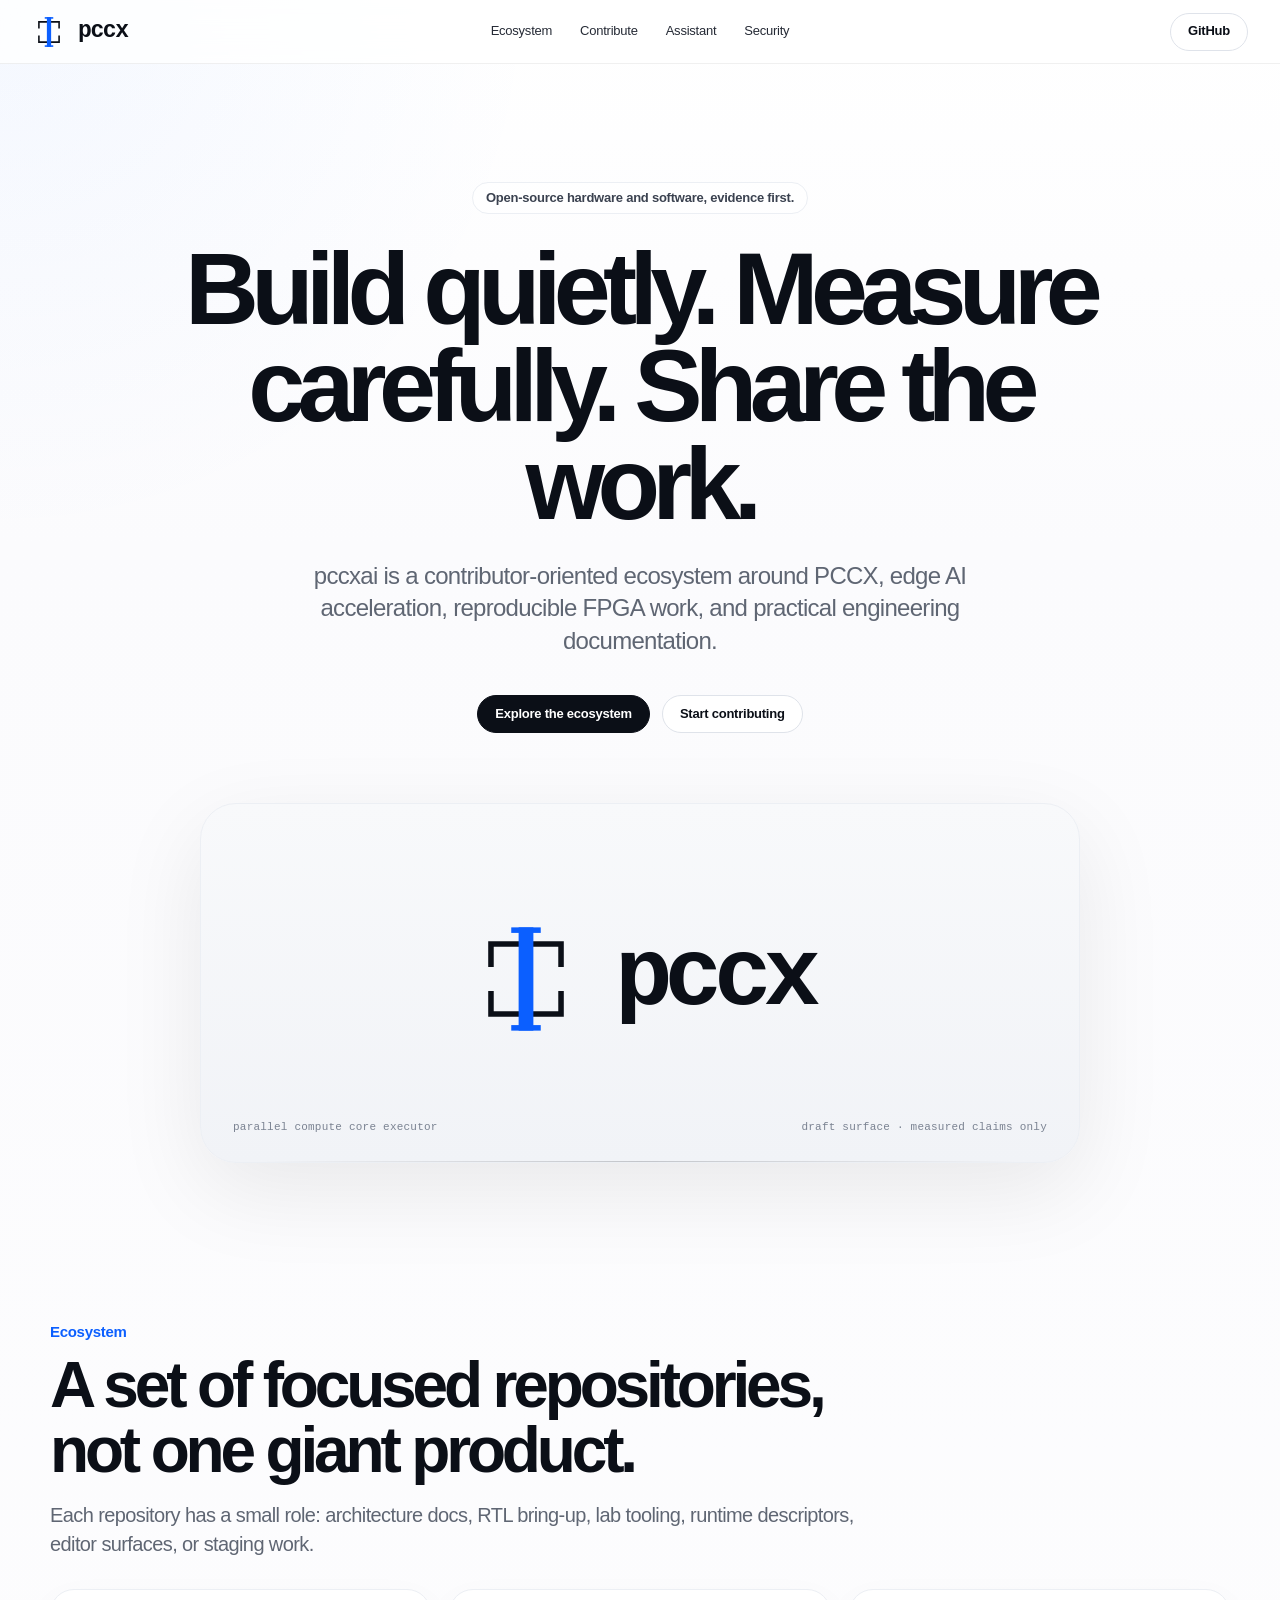
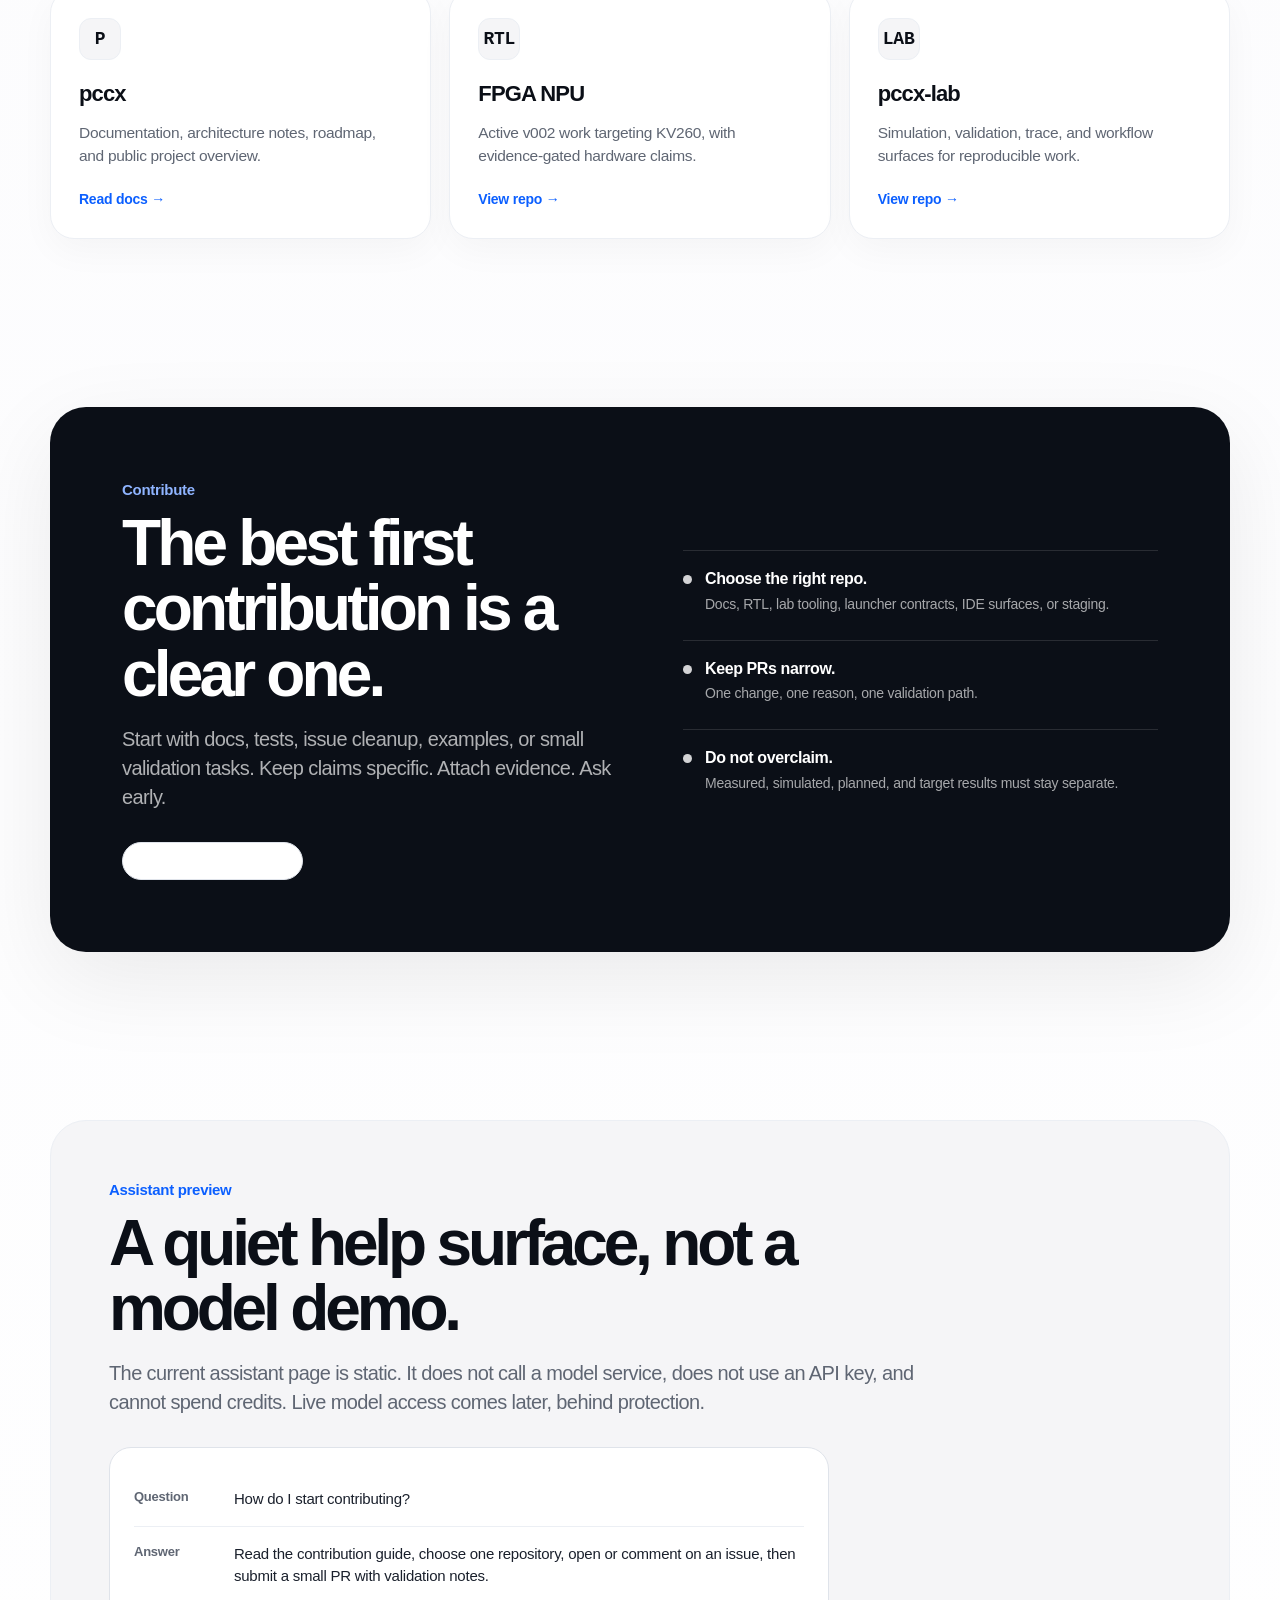
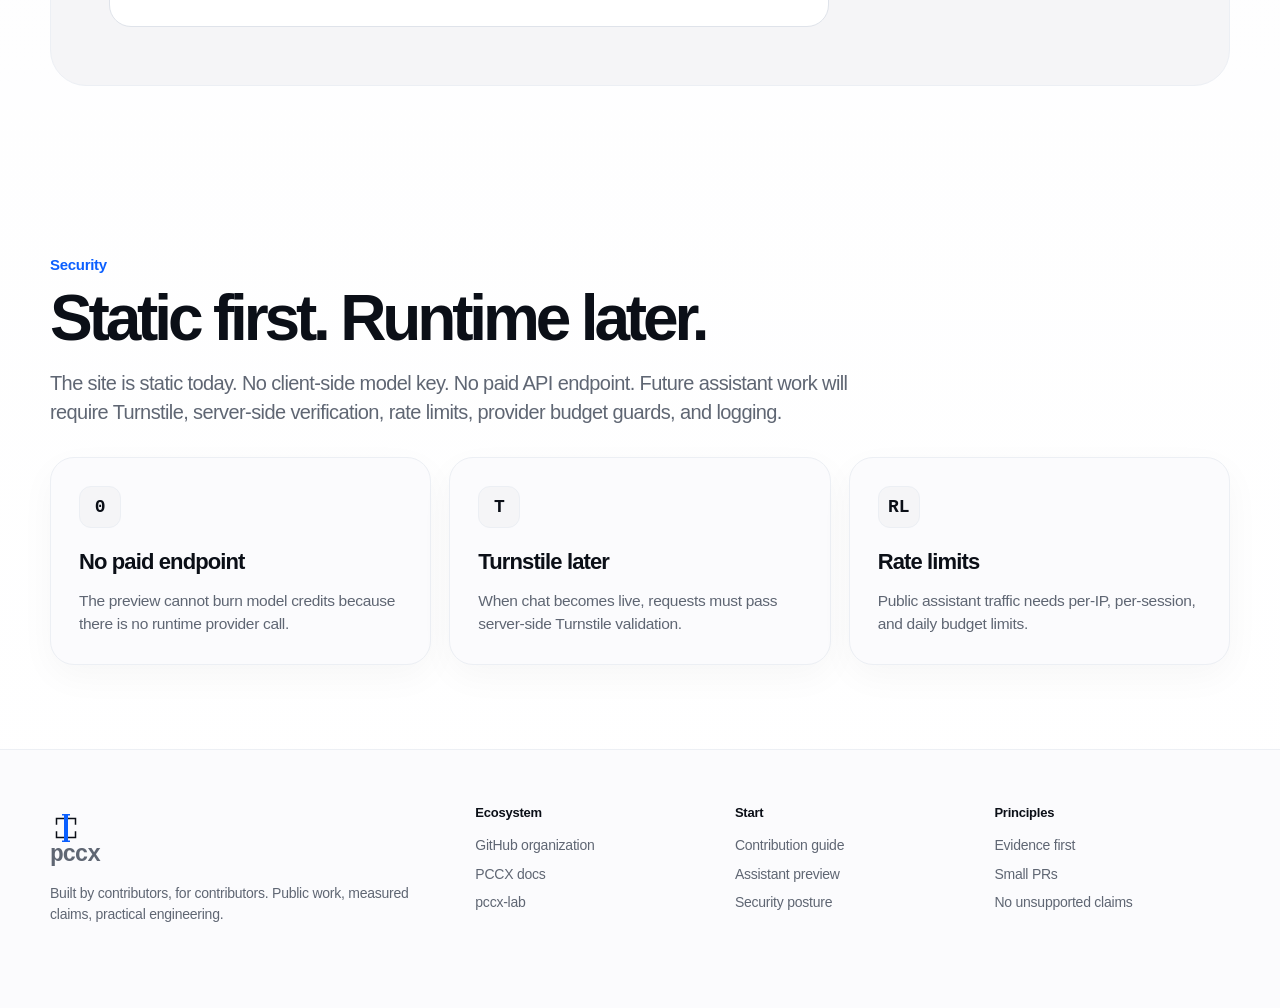
<file: website-draft/index.html>
<!doctype html>
<html lang="en">
<head>
  <meta charset="utf-8" />
  <meta name="viewport" content="width=device-width, initial-scale=1" />
  <title>pccxai · website draft</title>
  <style>
    :root {
      --bg: #ffffff;
      --ink: #0b0f17;
      --muted: #5f6673;
      --soft: #f5f5f7;
      --soft-2: #fbfbfd;
      --line: #dfe3ea;
      --line-2: #eceff4;
      --blue: #0b5fff;
      --radius-xl: 36px;
      --radius-lg: 24px;
      --shadow-soft: 0 28px 90px rgba(0, 0, 0, 0.08);
      color-scheme: light;
    }

    * { box-sizing: border-box; }
    html { scroll-behavior: smooth; }
    body {
      margin: 0;
      background: var(--bg);
      color: var(--ink);
      font-family:
        -apple-system, BlinkMacSystemFont, "SF Pro Display", "SF Pro Text",
        "Segoe UI", Inter, Roboto, Helvetica, Arial, sans-serif;
      line-height: 1.45;
      letter-spacing: -0.015em;
    }

    a { color: inherit; text-decoration: none; }

    .page {
      min-height: 100vh;
      background:
        radial-gradient(circle at top left, rgba(11, 95, 255, 0.045), transparent 34rem),
        linear-gradient(180deg, #fff, #fbfbfd 34rem, #fff);
    }

    .nav {
      position: sticky;
      top: 0;
      z-index: 10;
      display: flex;
      align-items: center;
      justify-content: space-between;
      height: 64px;
      padding: 0 32px;
      background: rgba(255, 255, 255, 0.78);
      backdrop-filter: saturate(180%) blur(22px);
      border-bottom: 1px solid rgba(0, 0, 0, 0.06);
    }

    .brand {
      display: inline-flex;
      align-items: center;
      gap: 12px;
      min-width: 170px;
    }

    .brand svg { display: block; }

    .brand-word {
      font-family: ui-monospace, SFMono-Regular, Menlo, Monaco, Consolas, "Liberation Mono", monospace;
      font-size: 23px;
      font-weight: 650;
      letter-spacing: -0.06em;
      line-height: 1;
    }

    .nav-links {
      display: flex;
      align-items: center;
      gap: 28px;
      font-size: 13px;
      color: #262b36;
    }

    .nav-actions {
      display: flex;
      align-items: center;
      gap: 12px;
      min-width: 170px;
      justify-content: flex-end;
    }

    .pill {
      display: inline-flex;
      align-items: center;
      justify-content: center;
      min-height: 38px;
      padding: 0 17px;
      border-radius: 999px;
      border: 1px solid var(--line);
      background: #fff;
      font-size: 13px;
      font-weight: 550;
    }

    .pill.primary {
      border-color: #0b0f17;
      background: #0b0f17;
      color: #fff;
    }

    .hero {
      padding: 118px 24px 74px;
      text-align: center;
    }

    .hero-inner {
      max-width: 1120px;
      margin: 0 auto;
    }

    .eyebrow {
      display: inline-flex;
      align-items: center;
      gap: 8px;
      min-height: 32px;
      padding: 0 13px;
      border-radius: 999px;
      border: 1px solid var(--line-2);
      color: #3b4250;
      background: rgba(255, 255, 255, 0.78);
      font-size: 13px;
      font-weight: 560;
    }

    .hero h1 {
      margin: 26px auto 0;
      max-width: 980px;
      font-size: clamp(54px, 8vw, 112px);
      line-height: 0.95;
      letter-spacing: -0.075em;
      font-weight: 720;
    }

    .hero p {
      max-width: 740px;
      margin: 28px auto 0;
      color: var(--muted);
      font-size: clamp(19px, 2vw, 24px);
      line-height: 1.35;
      letter-spacing: -0.03em;
    }

    .hero-actions {
      margin-top: 38px;
      display: flex;
      gap: 12px;
      justify-content: center;
      flex-wrap: wrap;
    }

    .logo-stage {
      max-width: 880px;
      min-height: 360px;
      margin: 70px auto 0;
      border-radius: var(--radius-xl);
      background: linear-gradient(180deg, #f8f9fb 0%, #f1f3f7 100%);
      border: 1px solid var(--line-2);
      box-shadow: var(--shadow-soft);
      display: grid;
      place-items: center;
      overflow: hidden;
      position: relative;
    }

    .logo-stage::before {
      content: "";
      position: absolute;
      inset: auto 7% 0;
      height: 1px;
      background: linear-gradient(90deg, transparent, rgba(11, 15, 23, 0.2), transparent);
    }

    .logo-lockup-large {
      position: relative;
      display: flex;
      align-items: center;
      gap: 30px;
      transform: translateY(-4px);
    }

    .logo-lockup-large .word {
      font-family: ui-monospace, SFMono-Regular, Menlo, Monaco, Consolas, "Liberation Mono", monospace;
      font-size: clamp(54px, 8vw, 96px);
      font-weight: 650;
      letter-spacing: -0.085em;
    }

    .logo-meta {
      position: absolute;
      left: 32px;
      right: 32px;
      bottom: 26px;
      display: flex;
      justify-content: space-between;
      gap: 24px;
      color: #7a8291;
      font-family: ui-monospace, SFMono-Regular, Menlo, Monaco, Consolas, "Liberation Mono", monospace;
      font-size: 11px;
      letter-spacing: 0.02em;
    }

    .section { padding: 84px 24px; }
    .section-inner { max-width: 1180px; margin: 0 auto; }

    .section-head {
      max-width: 820px;
      margin-bottom: 30px;
    }

    .section-kicker {
      margin: 0 0 10px;
      color: var(--blue);
      font-size: 15px;
      font-weight: 650;
      letter-spacing: -0.02em;
    }

    .section-title {
      margin: 0;
      font-size: clamp(38px, 5vw, 70px);
      line-height: 1.02;
      letter-spacing: -0.065em;
      font-weight: 720;
    }

    .section-copy {
      margin: 18px 0 0;
      color: var(--muted);
      font-size: 20px;
      line-height: 1.45;
      letter-spacing: -0.03em;
    }

    .grid { display: grid; gap: 18px; }
    .grid.three { grid-template-columns: repeat(3, minmax(0, 1fr)); }

    .card {
      background: #fff;
      border: 1px solid var(--line-2);
      border-radius: var(--radius-lg);
      padding: 28px;
      min-height: 208px;
      box-shadow: 0 12px 36px rgba(0, 0, 0, 0.035);
    }

    .card.soft { background: var(--soft-2); }

    .card h3 {
      margin: 18px 0 0;
      font-size: 22px;
      letter-spacing: -0.04em;
    }

    .card p {
      margin: 12px 0 0;
      color: var(--muted);
      font-size: 15.5px;
      letter-spacing: -0.02em;
    }

    .card a {
      display: inline-flex;
      margin-top: 22px;
      color: var(--blue);
      font-weight: 620;
      font-size: 14px;
    }

    .icon {
      width: 42px;
      height: 42px;
      border-radius: 12px;
      background: var(--soft);
      border: 1px solid var(--line-2);
      display: grid;
      place-items: center;
      font-family: ui-monospace, SFMono-Regular, Menlo, Monaco, Consolas, "Liberation Mono", monospace;
      font-size: 18px;
      font-weight: 700;
      color: #0b0f17;
    }

    .wide-panel {
      border-radius: var(--radius-xl);
      background: #0b0f17;
      color: #fff;
      padding: clamp(32px, 6vw, 72px);
      overflow: hidden;
      position: relative;
      box-shadow: var(--shadow-soft);
    }

    .wide-panel p { color: rgba(255, 255, 255, 0.68); }

    .panel-grid {
      display: grid;
      grid-template-columns: 1.05fr 0.95fr;
      gap: 36px;
      align-items: center;
      position: relative;
      z-index: 1;
    }

    .panel-title {
      margin: 0;
      font-size: clamp(36px, 5vw, 66px);
      line-height: 1.02;
      letter-spacing: -0.06em;
    }

    .mini-list { display: grid; gap: 10px; }

    .mini-item {
      display: flex;
      align-items: flex-start;
      gap: 13px;
      padding: 16px 0;
      border-top: 1px solid rgba(255, 255, 255, 0.12);
    }

    .mini-dot {
      width: 9px;
      height: 9px;
      margin-top: 8px;
      border-radius: 999px;
      background: #fff;
      opacity: 0.82;
      flex: none;
    }

    .mini-item strong {
      display: block;
      font-size: 16px;
      letter-spacing: -0.025em;
    }

    .mini-item span {
      display: block;
      margin-top: 3px;
      color: rgba(255, 255, 255, 0.64);
      font-size: 14px;
    }

    .assistant-preview {
      border-radius: var(--radius-xl);
      background: var(--soft);
      padding: clamp(26px, 5vw, 58px);
      border: 1px solid var(--line-2);
    }

    .assistant-box {
      margin-top: 30px;
      border: 1px solid var(--line);
      border-radius: 22px;
      background: #fff;
      padding: 24px;
      max-width: 720px;
    }

    .chat-row {
      display: flex;
      gap: 12px;
      align-items: flex-start;
      padding: 16px 0;
    }

    .chat-row + .chat-row { border-top: 1px solid var(--line-2); }

    .bubble-label {
      width: 88px;
      color: var(--muted);
      font-size: 13px;
      font-weight: 620;
      flex: none;
    }

    .bubble-text {
      color: #1a202c;
      font-size: 15px;
    }

    .footer {
      padding: 54px 24px 70px;
      border-top: 1px solid var(--line-2);
      background: #fbfbfd;
    }

    .footer-inner {
      max-width: 1180px;
      margin: 0 auto;
      display: grid;
      grid-template-columns: 1fr 2fr;
      gap: 48px;
      color: var(--muted);
      font-size: 14px;
    }

    .footer-links {
      display: grid;
      grid-template-columns: repeat(3, minmax(0, 1fr));
      gap: 24px;
    }

    .footer h4 {
      margin: 0 0 12px;
      color: var(--ink);
      font-size: 13px;
    }

    .footer a {
      display: block;
      margin-top: 8px;
      color: var(--muted);
    }

    @media (max-width: 860px) {
      .nav { padding: 0 18px; }
      .nav-links { display: none; }
      .nav-actions { min-width: auto; }
      .hero { padding-top: 82px; }
      .logo-stage { min-height: 290px; }
      .logo-lockup-large { flex-direction: column; gap: 12px; }
      .logo-meta { display: none; }
      .grid.three,
      .panel-grid,
      .footer-inner,
      .footer-links {
        grid-template-columns: 1fr;
      }
      .card { min-height: auto; }
    }
  </style>
</head>
<body>
  <div class="page">
    <header class="nav">
      <a class="brand" href="#" aria-label="pccxai home">
        <svg width="34" height="34" viewBox="0 0 64 64" aria-hidden="true">
          <polyline points="13,24 13,13 51,13 51,24" fill="none" stroke="#0b0f17" stroke-width="3" stroke-linecap="square" stroke-linejoin="miter"/>
          <polyline points="13,40 13,51 51,51 51,40" fill="none" stroke="#0b0f17" stroke-width="3" stroke-linecap="square" stroke-linejoin="miter"/>
          <rect fill="#0b5fff" x="28" y="4" width="8" height="56"/>
          <rect fill="#0b5fff" x="24" y="4" width="16" height="3"/>
          <rect fill="#0b5fff" x="24" y="57" width="16" height="3"/>
        </svg>
        <span class="brand-word">pccx</span>
      </a>
      <nav class="nav-links" aria-label="Primary navigation">
        <a href="#ecosystem">Ecosystem</a>
        <a href="#contribute">Contribute</a>
        <a href="#assistant">Assistant</a>
        <a href="#security">Security</a>
      </nav>
      <div class="nav-actions">
        <a class="pill" href="https://github.com/pccxai">GitHub</a>
      </div>
    </header>

    <main>
      <section class="hero">
        <div class="hero-inner">
          <div class="eyebrow">Open-source hardware and software, evidence first.</div>
          <h1>Build quietly. Measure carefully. Share the work.</h1>
          <p>
            pccxai is a contributor-oriented ecosystem around PCCX, edge AI acceleration,
            reproducible FPGA work, and practical engineering documentation.
          </p>
          <div class="hero-actions">
            <a class="pill primary" href="#ecosystem">Explore the ecosystem</a>
            <a class="pill" href="#contribute">Start contributing</a>
          </div>

          <div class="logo-stage" aria-label="PCCX logo stage">
            <div class="logo-lockup-large">
              <svg width="118" height="118" viewBox="0 0 64 64" aria-hidden="true">
                <polyline points="13,24 13,13 51,13 51,24" fill="none" stroke="#0b0f17" stroke-width="3" stroke-linecap="square" stroke-linejoin="miter"/>
                <polyline points="13,40 13,51 51,51 51,40" fill="none" stroke="#0b0f17" stroke-width="3" stroke-linecap="square" stroke-linejoin="miter"/>
                <rect fill="#0b5fff" x="28" y="4" width="8" height="56"/>
                <rect fill="#0b5fff" x="24" y="4" width="16" height="3"/>
                <rect fill="#0b5fff" x="24" y="57" width="16" height="3"/>
              </svg>
              <div class="word">pccx</div>
            </div>
            <div class="logo-meta">
              <span>parallel compute core executor</span>
              <span>draft surface · measured claims only</span>
            </div>
          </div>
        </div>
      </section>

      <section class="section" id="ecosystem">
        <div class="section-inner">
          <div class="section-head">
            <p class="section-kicker">Ecosystem</p>
            <h2 class="section-title">A set of focused repositories, not one giant product.</h2>
            <p class="section-copy">
              Each repository has a small role: architecture docs, RTL bring-up, lab tooling,
              runtime descriptors, editor surfaces, or staging work.
            </p>
          </div>

          <div class="grid three">
            <article class="card">
              <div class="icon">P</div>
              <h3>pccx</h3>
              <p>Documentation, architecture notes, roadmap, and public project overview.</p>
              <a href="https://pccxai.github.io/pccx/en/index.html">Read docs →</a>
            </article>
            <article class="card">
              <div class="icon">RTL</div>
              <h3>FPGA NPU</h3>
              <p>Active v002 work targeting KV260, with evidence-gated hardware claims.</p>
              <a href="https://github.com/pccxai/pccx-FPGA-NPU-LLM-kv260">View repo →</a>
            </article>
            <article class="card">
              <div class="icon">LAB</div>
              <h3>pccx-lab</h3>
              <p>Simulation, validation, trace, and workflow surfaces for reproducible work.</p>
              <a href="https://github.com/pccxai/pccx-lab">View repo →</a>
            </article>
          </div>
        </div>
      </section>

      <section class="section" id="contribute">
        <div class="section-inner">
          <div class="wide-panel">
            <div class="panel-grid">
              <div>
                <p class="section-kicker" style="color:#8fb4ff;">Contribute</p>
                <h2 class="panel-title">The best first contribution is a clear one.</h2>
                <p class="section-copy">
                  Start with docs, tests, issue cleanup, examples, or small validation tasks.
                  Keep claims specific. Attach evidence. Ask early.
                </p>
                <div class="hero-actions" style="justify-content:flex-start; margin-top:30px;">
                  <a class="pill" href="/contribute/">Open contribution guide</a>
                </div>
              </div>
              <div class="mini-list">
                <div class="mini-item">
                  <div class="mini-dot"></div>
                  <div><strong>Choose the right repo.</strong><span>Docs, RTL, lab tooling, launcher contracts, IDE surfaces, or staging.</span></div>
                </div>
                <div class="mini-item">
                  <div class="mini-dot"></div>
                  <div><strong>Keep PRs narrow.</strong><span>One change, one reason, one validation path.</span></div>
                </div>
                <div class="mini-item">
                  <div class="mini-dot"></div>
                  <div><strong>Do not overclaim.</strong><span>Measured, simulated, planned, and target results must stay separate.</span></div>
                </div>
              </div>
            </div>
          </div>
        </div>
      </section>

      <section class="section" id="assistant">
        <div class="section-inner">
          <div class="assistant-preview">
            <div class="section-head" style="margin-bottom:0;">
              <p class="section-kicker">Assistant preview</p>
              <h2 class="section-title">A quiet help surface, not a model demo.</h2>
              <p class="section-copy">
                The current assistant page is static. It does not call a model service, does not use an API key,
                and cannot spend credits. Live model access comes later, behind protection.
              </p>
            </div>
            <div class="assistant-box">
              <div class="chat-row">
                <div class="bubble-label">Question</div>
                <div class="bubble-text">How do I start contributing?</div>
              </div>
              <div class="chat-row">
                <div class="bubble-label">Answer</div>
                <div class="bubble-text">
                  Read the contribution guide, choose one repository, open or comment on an issue,
                  then submit a small PR with validation notes.
                </div>
              </div>
            </div>
          </div>
        </div>
      </section>

      <section class="section" id="security">
        <div class="section-inner">
          <div class="section-head">
            <p class="section-kicker">Security</p>
            <h2 class="section-title">Static first. Runtime later.</h2>
            <p class="section-copy">
              The site is static today. No client-side model key. No paid API endpoint.
              Future assistant work will require Turnstile, server-side verification, rate limits,
              provider budget guards, and logging.
            </p>
          </div>

          <div class="grid three">
            <article class="card soft">
              <div class="icon">0</div>
              <h3>No paid endpoint</h3>
              <p>The preview cannot burn model credits because there is no runtime provider call.</p>
            </article>
            <article class="card soft">
              <div class="icon">T</div>
              <h3>Turnstile later</h3>
              <p>When chat becomes live, requests must pass server-side Turnstile validation.</p>
            </article>
            <article class="card soft">
              <div class="icon">RL</div>
              <h3>Rate limits</h3>
              <p>Public assistant traffic needs per-IP, per-session, and daily budget limits.</p>
            </article>
          </div>
        </div>
      </section>
    </main>

    <footer class="footer">
      <div class="footer-inner">
        <div>
          <a class="brand" href="#" aria-label="pccxai home">
            <svg width="32" height="32" viewBox="0 0 64 64" aria-hidden="true">
              <polyline points="13,24 13,13 51,13 51,24" fill="none" stroke="#0b0f17" stroke-width="3" stroke-linecap="square" stroke-linejoin="miter"/>
              <polyline points="13,40 13,51 51,51 51,40" fill="none" stroke="#0b0f17" stroke-width="3" stroke-linecap="square" stroke-linejoin="miter"/>
              <rect fill="#0b5fff" x="28" y="4" width="8" height="56"/>
              <rect fill="#0b5fff" x="24" y="4" width="16" height="3"/>
              <rect fill="#0b5fff" x="24" y="57" width="16" height="3"/>
            </svg>
            <span class="brand-word">pccx</span>
          </a>
          <p style="max-width:360px; margin-top:16px;">
            Built by contributors, for contributors. Public work, measured claims, practical engineering.
          </p>
        </div>
        <div class="footer-links">
          <div>
            <h4>Ecosystem</h4>
            <a href="https://github.com/pccxai">GitHub organization</a>
            <a href="https://pccxai.github.io/pccx/en/index.html">PCCX docs</a>
            <a href="https://github.com/pccxai/pccx-lab">pccx-lab</a>
          </div>
          <div>
            <h4>Start</h4>
            <a href="/contribute/">Contribution guide</a>
            <a href="/assistant/">Assistant preview</a>
            <a href="/security/">Security posture</a>
          </div>
          <div>
            <h4>Principles</h4>
            <a href="#">Evidence first</a>
            <a href="#">Small PRs</a>
            <a href="#">No unsupported claims</a>
          </div>
        </div>
      </div>
    </footer>
  </div>
</body>
</html>
</file>
